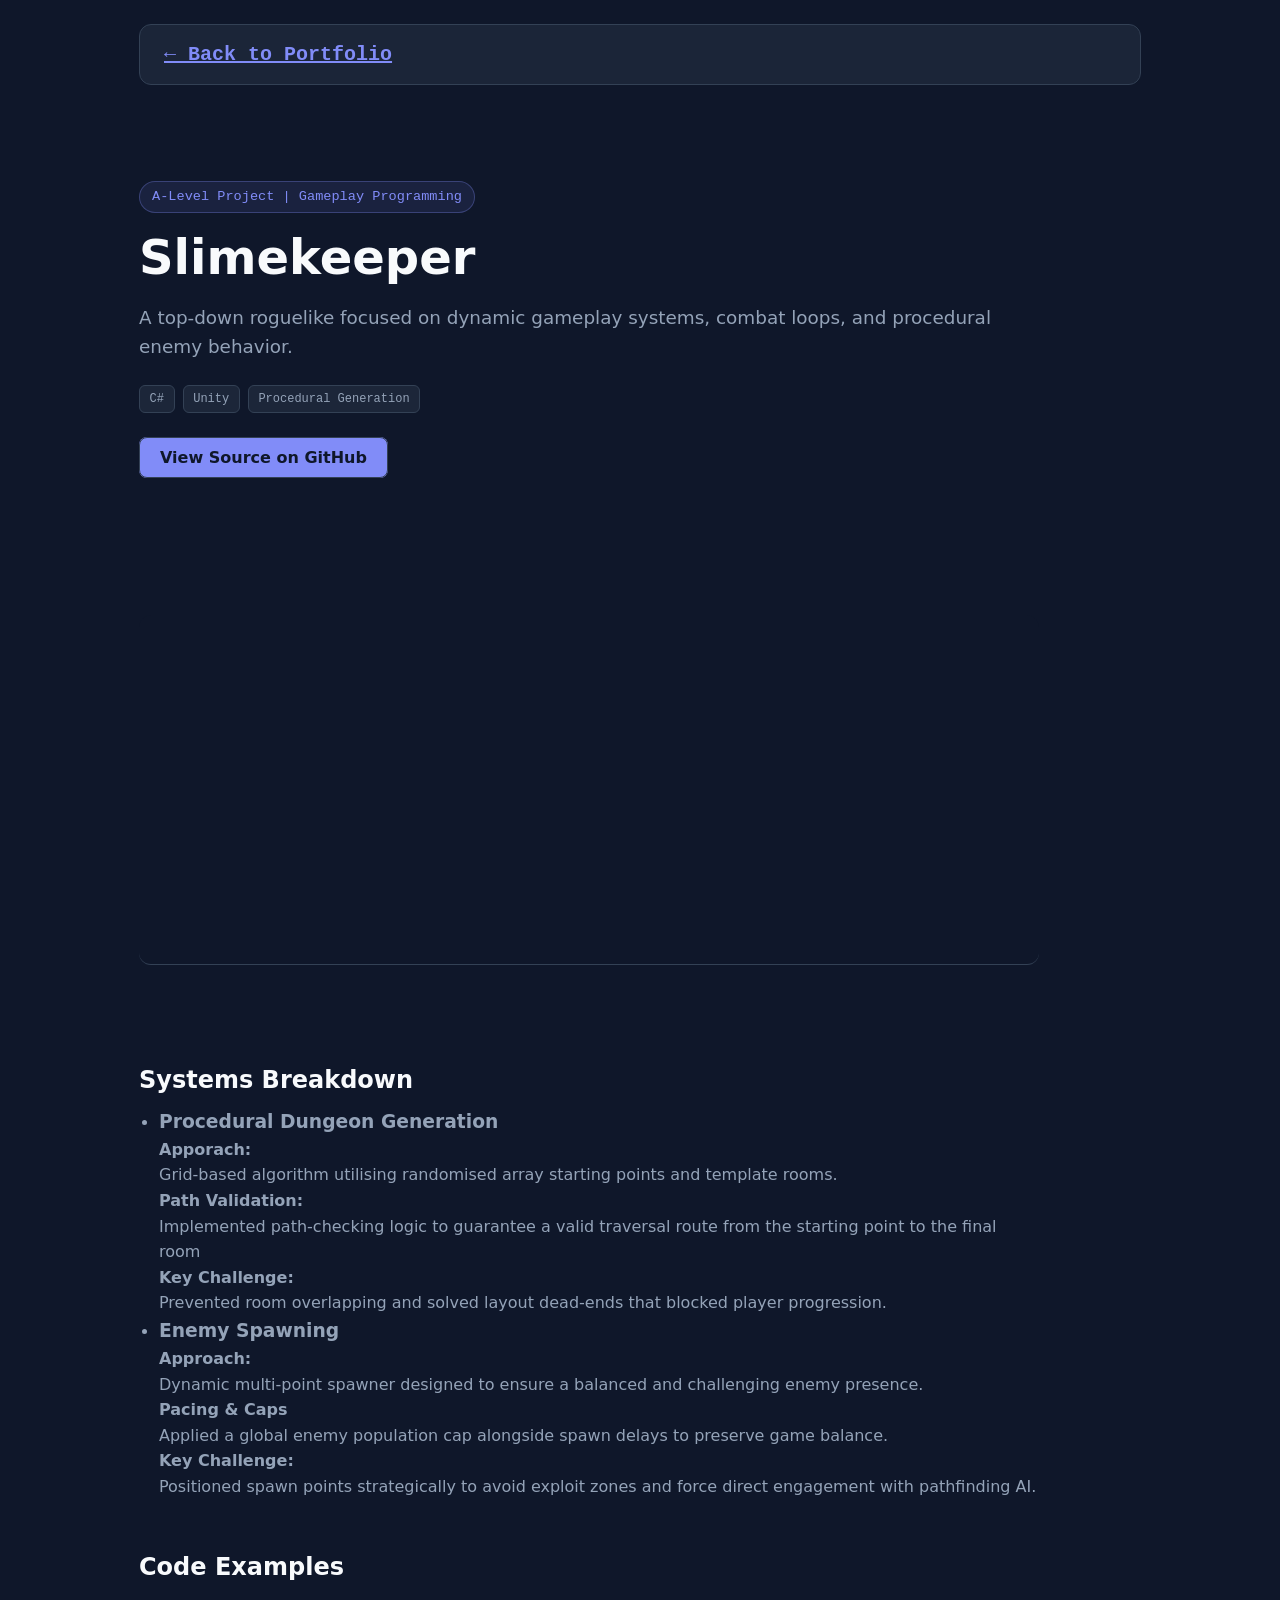
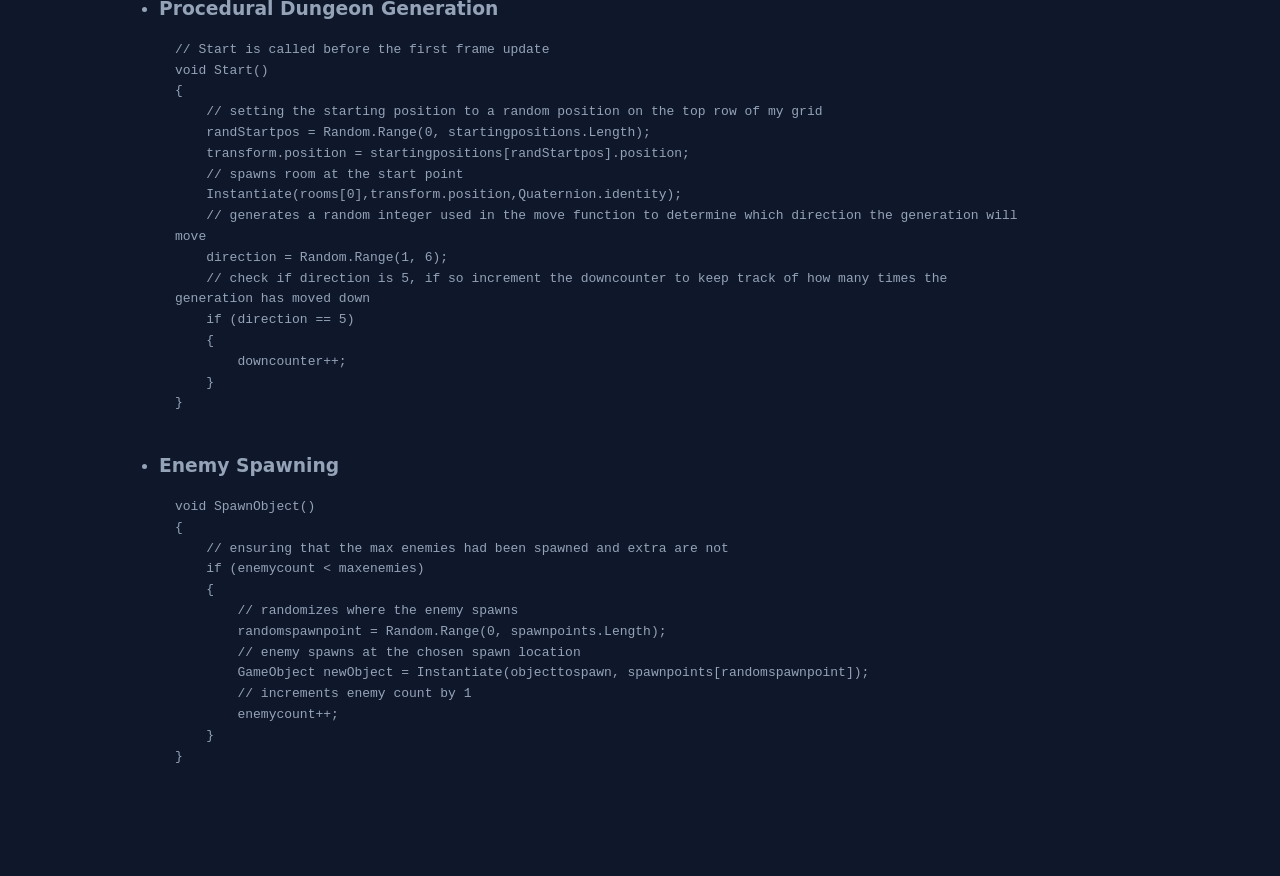
<file: projects/slimekeeper.html>
<!DOCTYPE html>
<html lang="en">
<head>
    <meta charset="UTF-8">
    <meta name="viewport" content="width=device-width, initial-scale=1.0">
    <title>Slimekeeper | Technical Case Study</title>
    <link rel="stylesheet" href="../style.css">
</head>
<body>

    <nav class="navbar">
        <a href="../index.html" class="logo">&larr; Back to Portfolio</a>
    </nav>

    <main class="hero" style="max-width: 900px;">
        <span class="badge">A-Level Project | Gameplay Programming</span>
        <h1>Slimekeeper</h1>
        <p class="bio">A top-down roguelike focused on dynamic gameplay systems, combat loops, and procedural enemy behavior.</p>

        <div class="tags" style="margin: 1.5rem 0;">
            <span class="tag">C#</span>
            <span class="tag">Unity</span>
            <span class="tag">Procedural Generation</span>
        </div>

        <div style="margin: 2rem 0;">
            <a href="https://github.com/josh-weir-dev/Slimekeeper" target="_blank" class="contact-btn primary">View Source on GitHub</a>
        </div>
    </main>

    <section class="section" style="max-width: 900px;">
        <div class="media-preview" style="height: 350px; border-radius: 12px;">
            <div class="media-placeholder"><video width="100%" height="100%" autoplay loop muted playsinline style="border-radius: 12px;">
                <source src="../assets/Slimekeeper.mp4" type="video/mp4">
                Your browser does not support the video tag.
            </video></div>
        </div>

        <div style="margin-top: 6rem; display: flex; flex-direction: column; gap: 2rem;">
            <div>
                <h2>Systems Breakdown</h2>
                <ul style="color: var(--text-secondary); margin-left: 1.25rem; margin-top: 0.5rem;">
                    <li><h3>Procedural Dungeon Generation</h3></li>
                    <p><h4>Apporach:</h4>Grid-based algorithm utilising randomised array starting points and template rooms.</p>
                    <p><h4>Path Validation:</h4>Implemented path-checking logic to guarantee a valid traversal route from the starting point to the final room</p>
                    <p><h4>Key Challenge:</h4>Prevented room overlapping and solved layout dead-ends that blocked player progression.</p>
                    <li><h3>Enemy Spawning</h3></li>
                    <p><h4>Approach:</h4>Dynamic multi-point spawner designed to ensure a balanced and challenging enemy presence.</p>
                    <p><h4>Pacing & Caps</h4>Applied a global enemy population cap alongside spawn delays to preserve game balance.</p>
                    <p><h4>Key Challenge:</h4>Positioned spawn points strategically to avoid exploit zones and force direct engagement with pathfinding AI.</p>
                </ul>
            </div>
        </div>

        <div style="margin-top: 3rem; display: flex; flex-direction: column; gap: 2rem;">
            <div>
                <h2>Code Examples</h2>
                <ul style="color: var(--text-secondary); margin-left: 1.25rem; margin-top: 0.5rem;">
                    <li><h3>Procedural Dungeon Generation</h3></li>
                    <code style="display: block; background-color: var(--code-bg); padding: 1rem; border-radius: 8px; overflow-x: auto;">
                        <pre>
// Start is called before the first frame update
void Start()
{
    // setting the starting position to a random position on the top row of my grid
    randStartpos = Random.Range(0, startingpositions.Length);
    transform.position = startingpositions[randStartpos].position;
    // spawns room at the start point
    Instantiate(rooms[0],transform.position,Quaternion.identity);                                
    // generates a random integer used in the move function to determine which direction the generation will move
    direction = Random.Range(1, 6);
    // check if direction is 5, if so increment the downcounter to keep track of how many times the generation has moved down
    if (direction == 5)
    {
        downcounter++;
    }
}
                        </pre>
                    </code>
                    <li><h3>Enemy Spawning</h3></li>
                    <code style="display: block; background-color: var(--code-bg); padding: 1rem; border-radius: 8px; overflow-x: auto;">
                        <pre>
void SpawnObject()
{
    // ensuring that the max enemies had been spawned and extra are not
    if (enemycount < maxenemies)
    {
        // randomizes where the enemy spawns
        randomspawnpoint = Random.Range(0, spawnpoints.Length);
        // enemy spawns at the chosen spawn location
        GameObject newObject = Instantiate(objecttospawn, spawnpoints[randomspawnpoint]);
        // increments enemy count by 1
        enemycount++;
    }
}
                        </pre>
                    </code>
                </ul>
            </div>
        </div>
    </section>

</body>
</html>
</file>
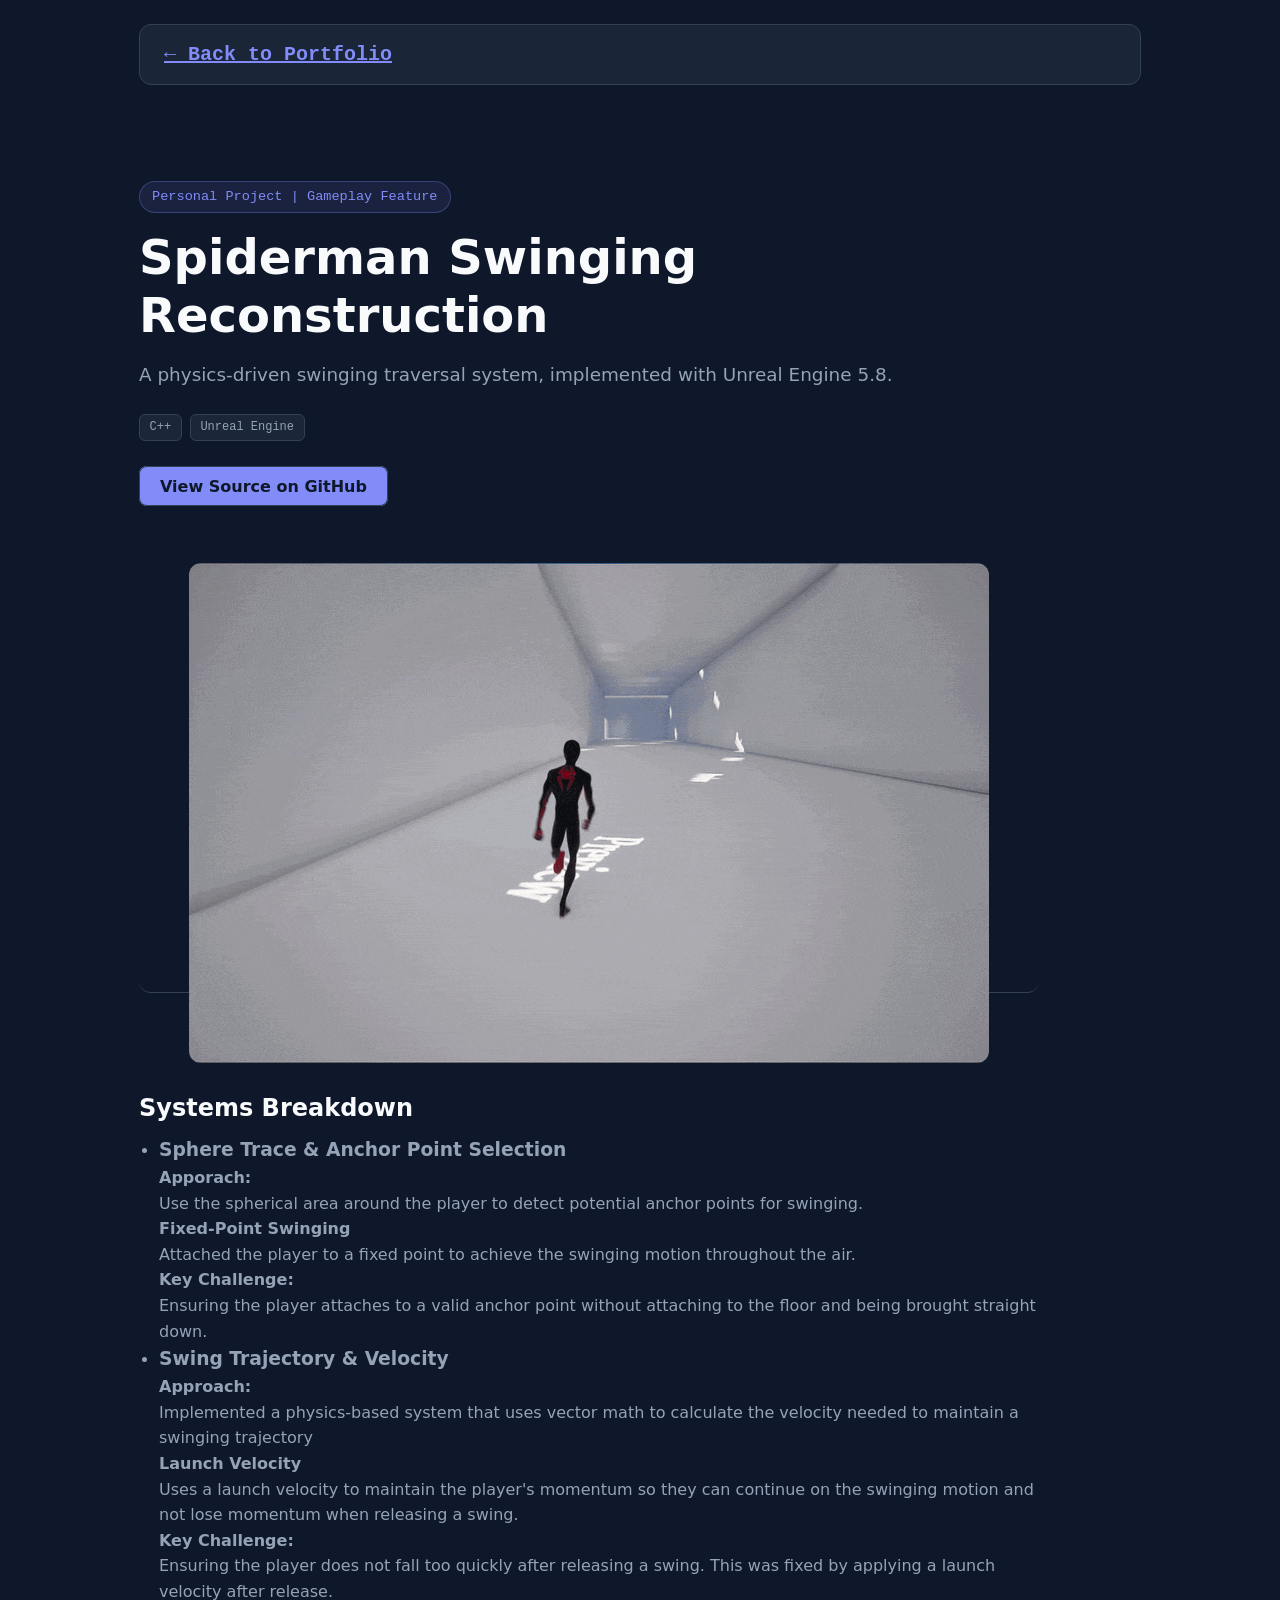
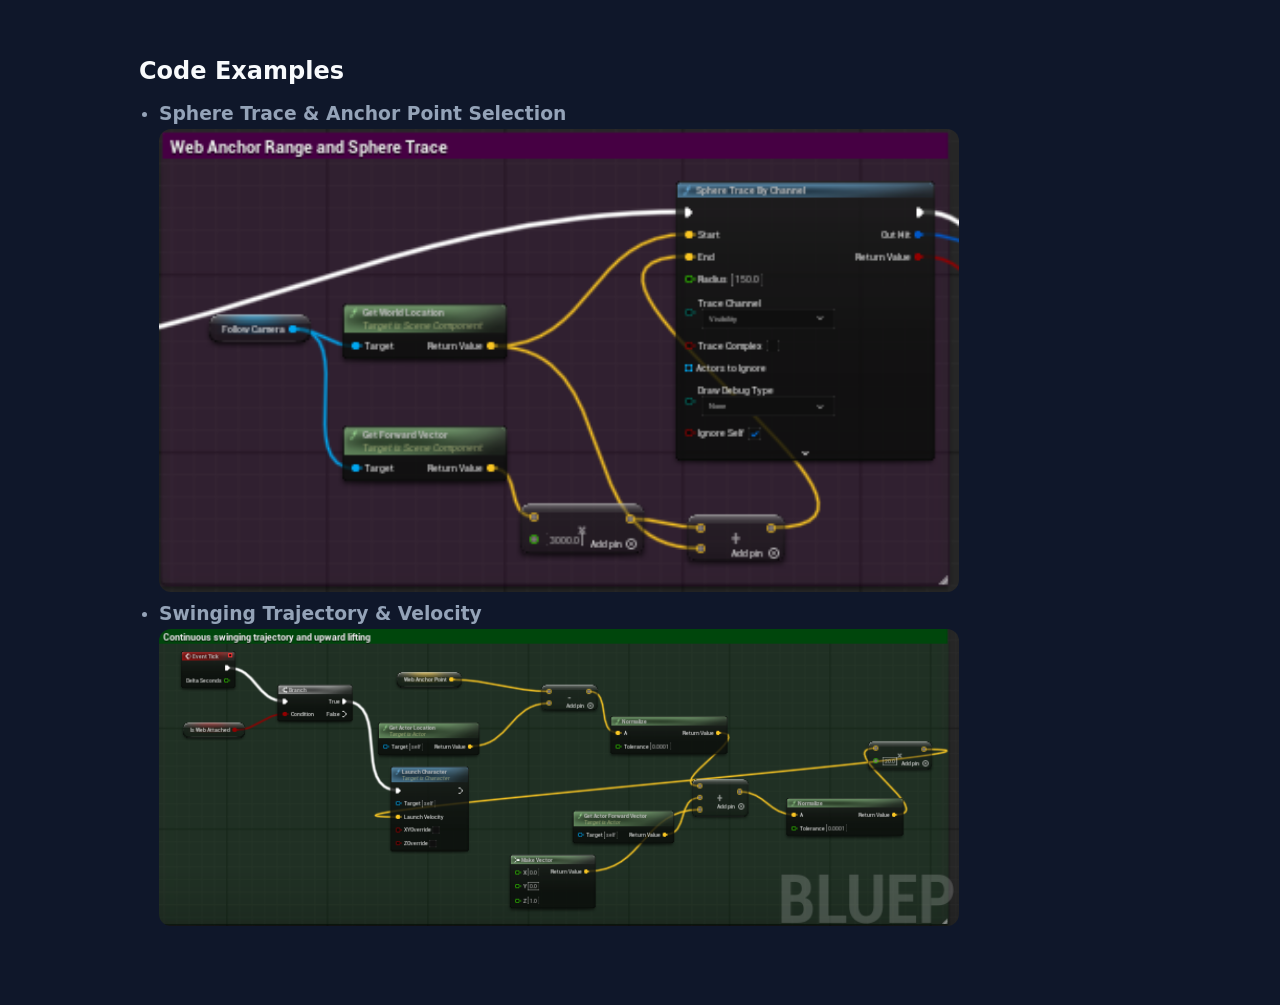
<file: projects/spiderman.html>
<!DOCTYPE html>
<html lang="en">
<head>
    <meta charset="UTF-8">
    <meta name="viewport" content="width=device-width, initial-scale=1.0">
    <title>Spiderman Swinging Reconstruction | Gameplay Feature</title>
    <link rel="stylesheet" href="../style.css">
</head>
<body>

    <nav class="navbar">
        <a href="../index.html" class="logo">&larr; Back to Portfolio</a>
    </nav>

    <main class="hero" style="max-width: 900px;">
        <span class="badge">Personal Project | Gameplay Feature</span>
        <h1>Spiderman Swinging Reconstruction</h1>
        <p class="bio">A physics-driven swinging traversal system, implemented with Unreal Engine 5.8.</p>

        <div class="tags" style="margin: 1.5rem 0;">
            <span class="tag">C++</span>
            <span class="tag">Unreal Engine</span>
        </div>

        <div style="margin: 2rem 0;">
            <a href="https://github.com/josh-weir-dev/Spiderman-Swinging-Reconstruction" target="_blank" class="contact-btn primary">View Source on GitHub</a>
        </div>
    </main>

    <section class="section" style="max-width: 900px;">
        <div class="media-preview" style="height: 350px; border-radius: 12px;">
            <div class="media-placeholder"><img src="../assets/Spiderman.gif" alt="Spiderman Swinging Reconstruction" style="border-radius: 12px; width: 100%; height: 100%; object-fit: cover;"></div>
        </div>

        <div style="margin-top: 6rem; display: flex; flex-direction: column; gap: 2rem;">
            <div>
                <h2>Systems Breakdown</h2>
                <ul style="color: var(--text-secondary); margin-left: 1.25rem; margin-top: 0.5rem;">
                    <li><h3>Sphere Trace & Anchor Point Selection</h3></li>
                    <p><h4>Apporach:</h4>Use the spherical area around the player to detect potential anchor points for swinging.</p>
                    <p><h4>Fixed-Point Swinging</h4>Attached the player to a fixed point to achieve the swinging motion throughout the air.</p>
                    <p><h4>Key Challenge:</h4>Ensuring the player attaches to a valid anchor point without attaching to the floor and being brought straight down.</p>
                    <li><h3>Swing Trajectory & Velocity</h3></li>
                    <p><h4>Approach:</h4>Implemented a physics-based system that uses vector math to calculate the velocity needed to maintain a swinging trajectory</p>
                    <p><h4>Launch Velocity</h4>Uses a launch velocity to maintain the player's momentum so they can continue on the swinging motion and not lose momentum when releasing a swing.</p>
                    <p><h4>Key Challenge:</h4>Ensuring the player does not fall too quickly after releasing a swing. This was fixed by applying a launch velocity after release.</p>
                </ul>
            </div>
        </div>

        <div style="margin-top: 3rem; display: flex; flex-direction: column; gap: 2rem;">
            <div>
                <h2>Code Examples</h2>
                <ul style="color: var(--text-secondary); margin-left: 1.25rem; margin-top: 0.5rem;">
                    <li><h3>Sphere Trace & Anchor Point Selection</h3></li>
                    <img src="../assets/Sphere Trace & Anchor.png" alt="Sphere Trace & Anchor Point Selection Code Example" style="border-radius: 12px; width: 100%; max-width: 800px;">
                    <li><h3>Swinging Trajectory & Velocity</h3></li>
                    <img src="../assets/Swing Trajectory & Velocity.png" alt="Swinging Trajectory & Velocity Code Example" style="border-radius: 12px; width: 100%; max-width: 800px;">
                </ul>
            </div>
        </div>
    </section>

</body>
</html>
</file>
<file: style.css>
/* --- Color Palette & Variables --- */
:root {
    --bg-main: #0f172a;
    --bg-card: #1e293b;
    --bg-card-hover: #334155;
    --border: #334155;
    --border-highlight: #818cf8;

    --text-primary: #f8fafc;
    --text-secondary: #94a3b8;
    --accent: #818cf8;
    --accent-hover: #a5b4fc;

    --font-sans: system-ui, -apple-system, BlinkMacSystemFont, 'Segoe UI', Roboto, sans-serif;
    --font-mono: 'Cascadia Code', 'Fira Code', Consolas, monospace;
}

/* --- Base & Reset --- */
* {
    box-sizing: border-box;
    margin: 0;
    padding: 0;
}

html {
    scroll-behavior: smooth;
}

body {
    background-color: var(--bg-main);
    color: var(--text-primary);
    font-family: var(--font-sans);
    line-height: 1.6;
    padding: 1.5rem;
    max-width: 1050px;
    margin: 0 auto;
}

/* --- Navigation --- */
.navbar {
    position: sticky;
    top: 1rem;
    background: rgba(30, 41, 59, 0.85);
    backdrop-filter: blur(12px);
    -webkit-backdrop-filter: blur(12px);
    border: 1px solid var(--border);
    padding: 0.85rem 1.5rem;
    border-radius: 12px;
    display: flex;
    justify-content: space-between;
    align-items: center;
    z-index: 1000;
    margin-bottom: 3rem;
}

.logo {
    font-weight: 800;
    font-size: 1.25rem;
    color: var(--accent);
    font-family: var(--font-mono);
}

.nav-links {
    display: flex;
    gap: 1.5rem;
    list-style: none;
}

.nav-links a{
    color: var(--text-secondary);
    text-decoration: none;
    font-weight: 500;
    transition: color 0.2s ease;
}

.nav-links a:hover{
    color: var(--text-primary);
}

/* --- Hero Section --- */
.hero {
    padding: 3rem 0 4rem 0;
    max-width: 750px;
}

.badge {
    display: inline-block;
    background: rgba(129, 140, 248, 0.1);
    color: var(--accent);
    border: 1px solid rgba(129, 140, 248, 0.3);
    padding: 0.25rem 0.75rem;
    border-radius: 20px;
    font-size: 0.85rem;
    font-family: var(--font-mono);
    margin-bottom: 1rem;
}

.hero h1 {
    font-size: 3rem;
    line-height: 1.2;
    margin-bottom: 1rem;
    font-weight: 800;
}

.highlight {
    color: var(--accent);
}

.bio {
    font-size: 1.15rem;
    color: var(--text-secondary);
}

/* --- Sections --- */
.section {
    padding: 3rem 0;
}

.section-header {
    margin-bottom: 2rem;
}

.section-header h2 {
    font-size: 1.8rem;
    margin-bottom: 0.25rem;
}

.section-header p {
    color: var(--text-secondary);
}

/* --- Card Grids & Cards --- */
.card-grid {
    display: grid;
    grid-template-columns: repeat(auto-fit, minmax(320px, 1fr));
    gap: 1.75rem;
}

.card {
    background-color: var(--bg-card);
    border: 1px solid var(--border);
    border-radius: 12px;
    overflow: hidden;
    text-decoration: none;
    color: inherit;
    display: flex;
    flex-direction: column;
    transition: transform 0.25s ease, border-color 0.25s ease, box-shadow 0.25s ease;
}

.card:hover {
    transform: translateY(-5px);
    border-color: var(--border-highlight);
    box-shadow: 0 12px 30px -10px rgba(129, 140, 248, 0.2);
}

.media-preview {
    height: 180px;
    background: #0f172a;
    display: flex;
    align-items: center;
    justify-content: center;
    border-bottom: 1px solid var(--border);
}

.media-placeholder {
    color: var(--text-secondary);
    font-family: var(--font-mono);
    font-size: 0.9rem;
}

.card-body {
    padding: 1.5rem;
    display: flex;
    flex-direction: column;
    flex-grow: 1;
    gap: 0.75rem;
}

.card-body h3 {
    font-size: 1.3rem;
}

.card-desc {
    color: var(--text-secondary);
    font-size: 0.95rem;
    flex-grow: 1;
}

/* --- Tags & Buttons --- */
.tags {
    display: flex;
    flex-wrap: wrap;
    gap: 0.5rem;
    margin-top: 0.5rem;
}

.tag {
    background: rgba(148, 163, 184, 0.1);
    color: var(--text-secondary);
    border: 1px solid var(--border);
    padding: 0.2rem 0.6rem;
    border-radius: 6px;
    font-size: 0.75rem;
    font-family: var(--font-mono);
}

.card-link {
    color: var(--accent);
    font-weight: 600;
    font-size: 0.9rem;
    margin-top: 0.5rem;
}

.badge-subtle {
    font-size: 0.75rem;
    font-family: var(--font-mono);
    color: var(--accent);
    text-transform: uppercase;
}

.btn-secondary {
    display: inline-block;
    padding: 0.5rem 1rem;
    background: rgba(129, 140, 248, 0.1);
    color: var(--accent);
    border: 1px solid var(--border-highlight);
    border-radius: 6px;
    text-decoration: none;
    font-size: 0.85rem;
    font-weight: 600;
    transition: background 0.2s ease;
}

.btn-secondary:hover {
    background: rgba(129, 140, 248, 0.2);
}

/* --- Footer & Contact --- */
.footer {
    padding: 4rem 0 2rem 0;
    border-top: 1px solid var(--border);
    margin-top: 4rem;
    text-align: center;
}

.footer h2 {
    font-size: 2rem;
    margin-bottom: 0.5rem;
}

.footer p {
    color: var(--text-secondary);
    max-width: 600px;
    margin: 0 auto 2rem auto;
}

.contact-links {
    display: flex;
    justify-content: center;
    gap: 1rem;
    margin-bottom: 3rem;
}

.contact-btn {
    padding: 0.6rem 1.25rem;
    background: var(--bg-card);
    border: 1px solid var(--border);
    color: var(--text-primary);
    text-decoration: none;
    border-radius: 8px;
    font-weight: 500;
    transition: transform 0.2s ease, border-color 0.2s ease;
}

.contact-btn:hover {
    transform: translateY(-2px);
    border-color: var(--accent);
}

.contact-btn.primary {
    background: var(--accent);
    color: #0f172a;
    font-weight: 700;
}

.contact-btn.primary:hover {
    background: var(--accent-hover);
}

.copyright {
    font-size: 0.85rem;
    color: var(--text-secondary);
}

pre {
    white-space: pre-wrap;
}

/* Responsive adjustments */
@media (max-width: 600px) {
    .hero h1 {font-size: 2.2rem;}
    .contact-links {flex-direction: column;}
    .navbar {padding: 0.75rem 1rem;}
    .nav-links {gap: 0.75rem; font-size: 0.9rem;}
}
</file>
